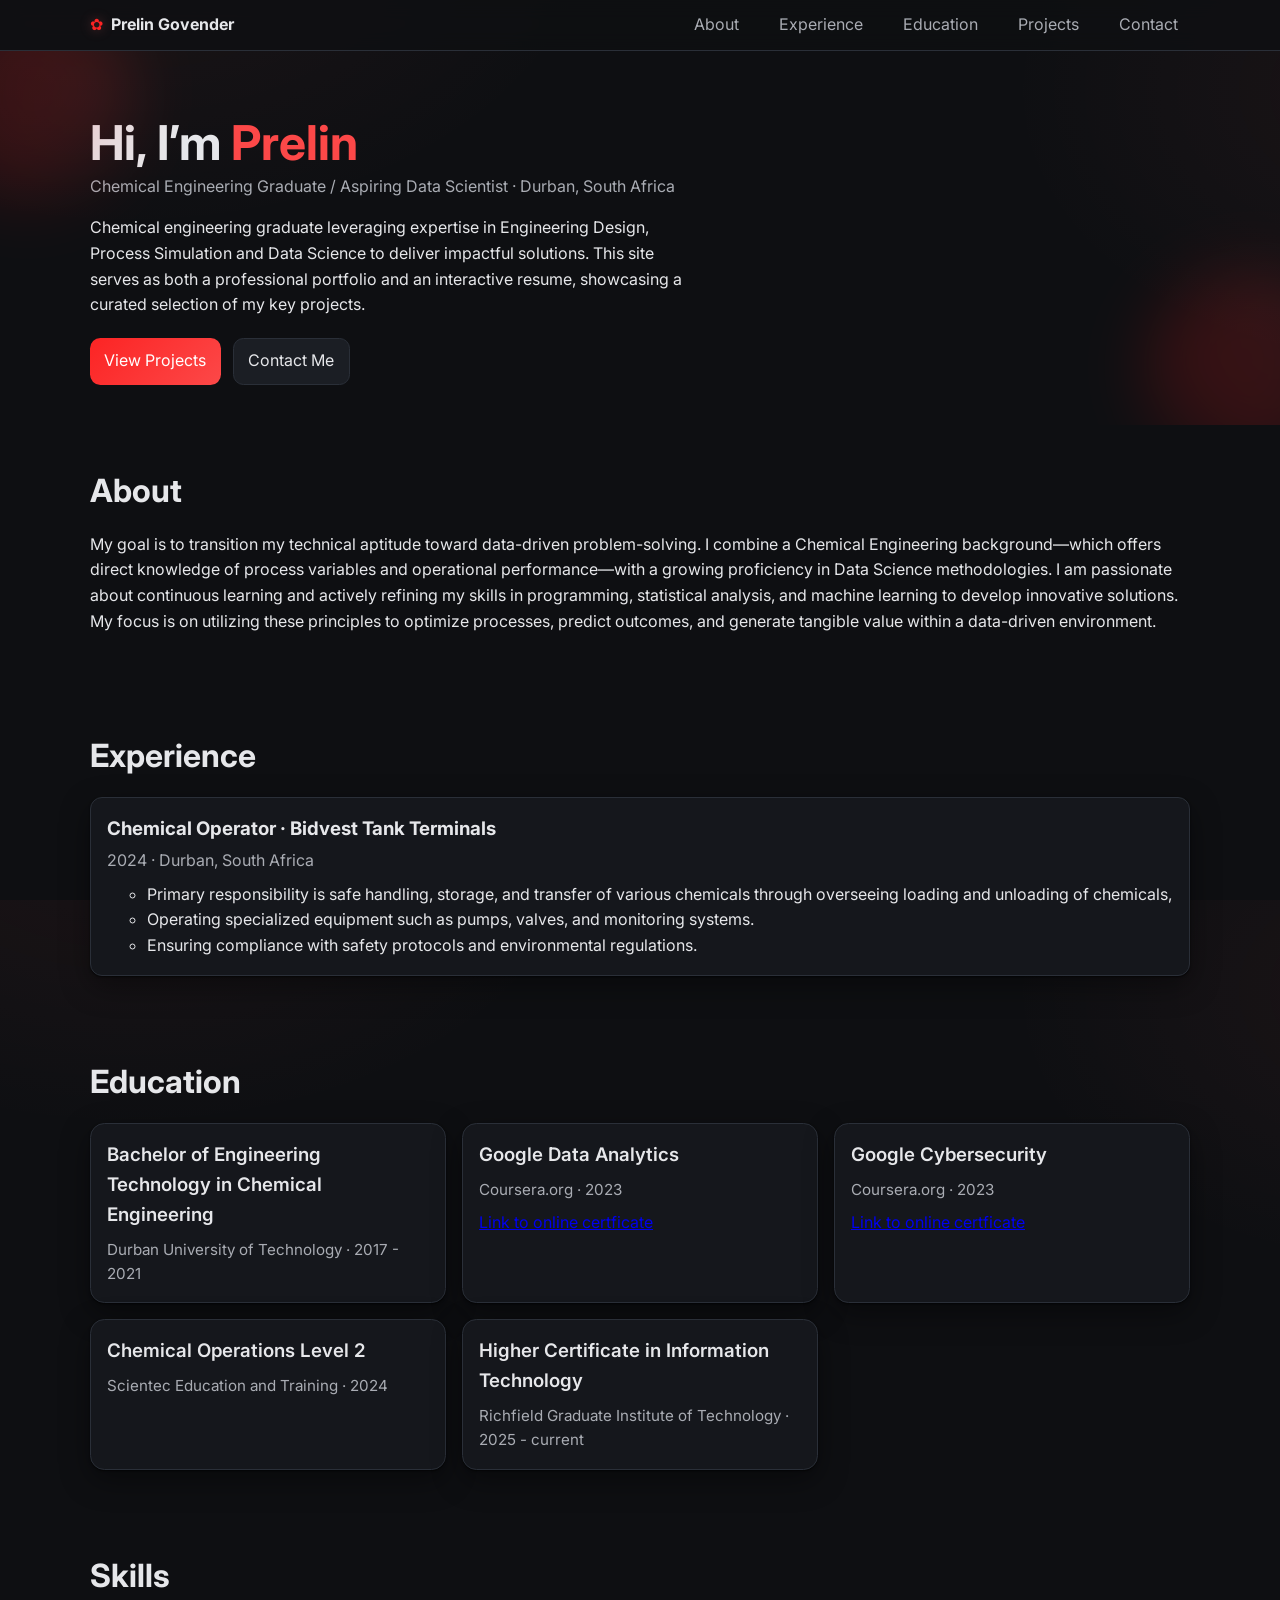
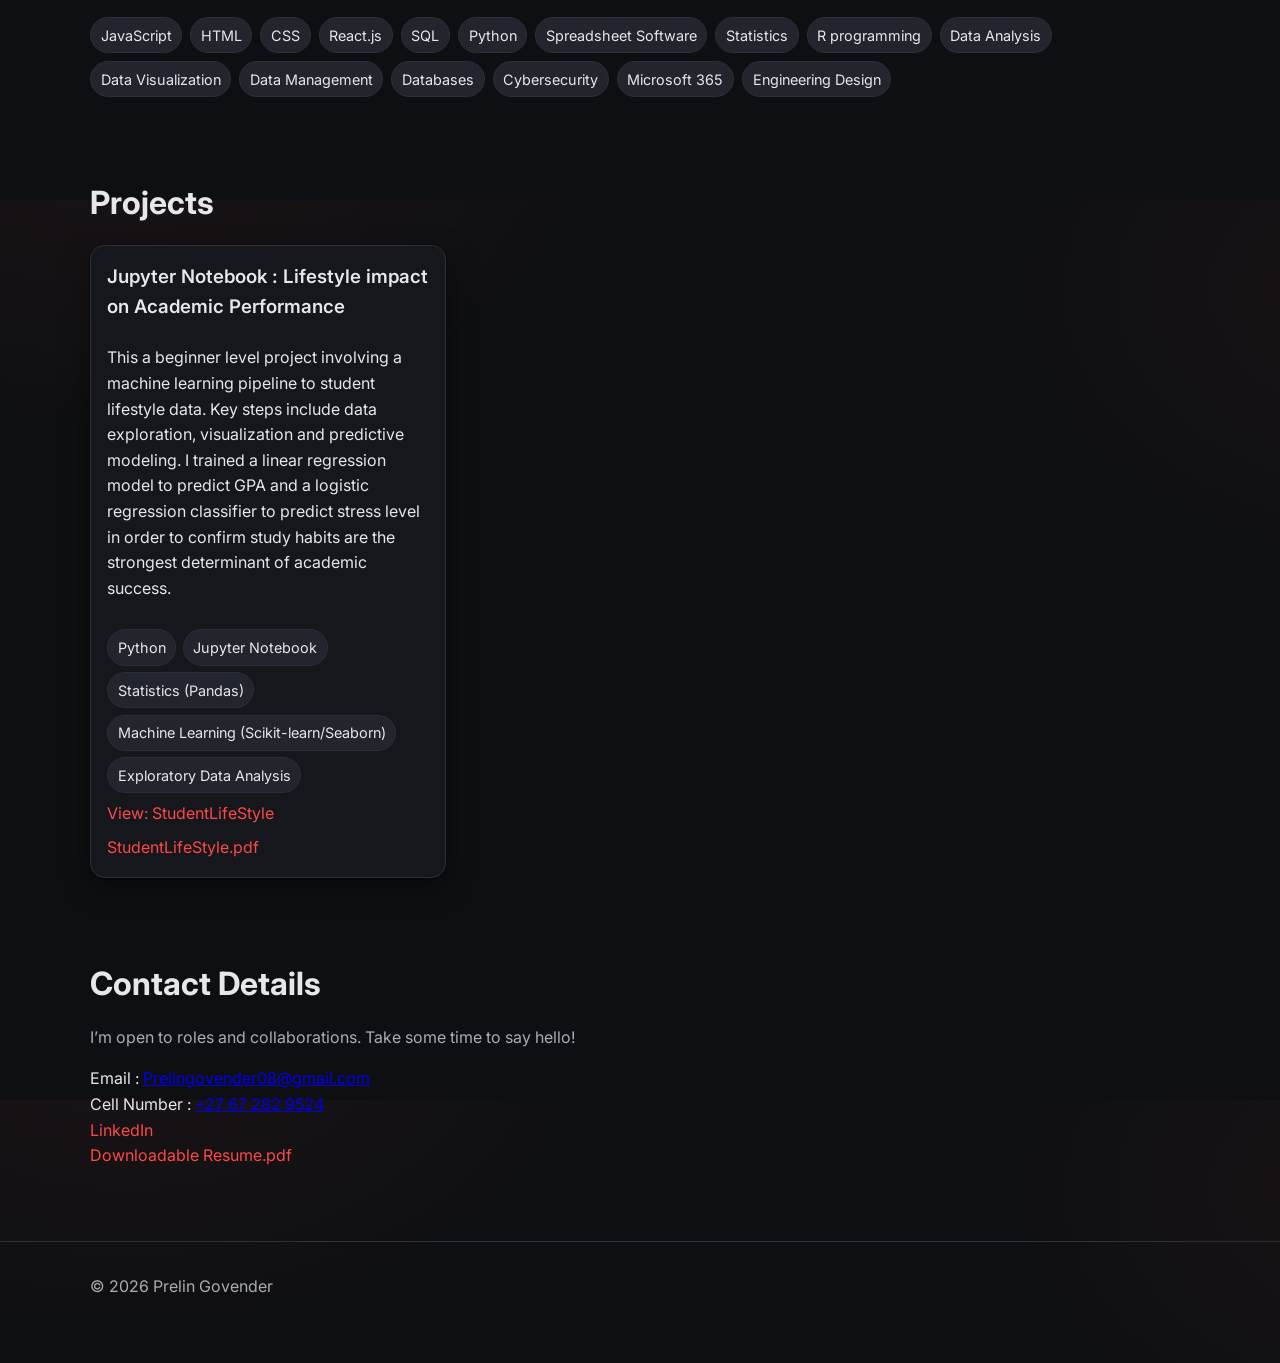
<file: index.html>
<!doctype html>
<html lang="en">
  <head>
    <meta charset="utf-8" />
    <meta name="viewport" content="width=device-width, initial-scale=1" />
    <meta name="color-scheme" content="dark light" />
    <title>Portfolio | Resume</title>
    <link rel="preconnect" href="https://fonts.googleapis.com" />
    <link rel="preconnect" href="https://fonts.gstatic.com" crossorigin />
    <link href="https://fonts.googleapis.com/css2?family=Inter:wght@300;400;500;600;700;800;900&display=swap" rel="stylesheet" />
    <link rel="stylesheet" href="styles/style.css" />
    <link rel="icon" type="image/png" href="resources/logo.png" />
  </head>
  <body>
    <a class="skip-link" href="#main">Skip to content</a>

    <header class="site-header" role="banner">
      <div class="container">
        <div class="brand">
          <span class="brand__mark" aria-hidden="true">✿</span>
          <a href="#" class="brand__name">Prelin Govender</a>
        </div>
        <nav class="nav" aria-label="Primary">
          <button class="nav__toggle" aria-expanded="false" aria-controls="navMenu">Menu</button>
          <ul id="navMenu" class="nav__list" aria-expanded="false">
            <li><a href="#about">About</a></li>
            <li><a href="#experience">Experience</a></li>
            <li><a href="#education">Education</a></li>
            <li><a href="#projects">Projects</a></li>
            <li><a href="#contact">Contact</a></li>
          </ul>
        </nav>
      </div>
    </header>

    <main id="main" class="site-main" tabindex="-1">
      <section class="hero" id="hero" aria-label="Introduction">
        <div class="container">
          <div class="hero__content">
            <h1>Hi, I’m <span class="accent">Prelin</span></h1>
            <p class="subtitle">Chemical Engineering Graduate / Aspiring Data Scientist · Durban, South Africa</p>
            <p class="summary">Chemical engineering graduate leveraging expertise in Engineering Design, Process Simulation and Data Science 
              to deliver impactful solutions. This site serves as both a professional portfolio and an interactive resume, showcasing a curated 
              selection of my key projects.
            </p>
            <div class="hero__cta">
              <a class="btn primary" href="#projects">View Projects</a>
              <a class="btn" href="#contact">Contact Me</a>
            </div>
          </div>
        </div>
      </section>

      <section id="about" class="section about">
        <div class="container">
          <h2>About</h2>
          <p>
            My goal is to transition my technical aptitude toward data-driven problem-solving. I combine a Chemical Engineering background—which 
            offers direct knowledge of process variables and operational performance—with a growing proficiency in Data Science methodologies.
            I am passionate about continuous learning and actively refining my skills in programming, statistical analysis, and machine learning 
            to develop innovative solutions. My focus is on utilizing these principles to optimize processes, predict outcomes, and generate tangible 
            value within a data-driven environment.
          </p>
        </div>
      </section>

      <section id="experience" class="section experience">
        <div class="container">
          <h2>Experience</h2>
          <ul class="timeline" id="experience-list">
                        <li class="timeline__item">
              <div class="timeline__meta">
                <h3>Chemical Operator · Bidvest Tank Terminals</h3>
                <p class="muted">2024 · Durban, South Africa</p>
              </div>
              <div class="timeline__body">
                <ul>
                  <li>Primary responsibility is safe handling, storage, and transfer of various chemicals through overseeing loading and unloading of 
                    chemicals,</li>
                  <li>Operating specialized equipment such as pumps, valves, and monitoring systems.</li>
                  <li>Ensuring compliance with safety protocols and environmental regulations.</li>
                </ul>
              </div>
            </li>
          </ul>
        </div>
      </section>

      <section id="education" class="section education">
        <div class="container">
          <div class="section__header">
            <h2>Education</h2>
          </div>
          <ul class="cards" id="education-list">
            <li class="card">
              <h3 class="card__title">Bachelor of Engineering Technology in Chemical Engineering</h3>
              <div class="card__meta">Durban University of Technology · 2017 - 2021</div>
            </li>
            <li class="card">
              <h3 class="card__title">Google Data Analytics</h3>
              <div class="card__meta">Coursera.org · 2023</div>
              <a href = "https://coursera.org/share/3fff1cadf4244ac0c84a79e28ade440d" target = "_blank">Link to online certficate</a>
            </li>
            <li class="card">
              <h3 class="card__title">Google Cybersecurity</h3>
              <div class="card__meta">Coursera.org · 2023</div>
              <a href = "https://coursera.org/share/6d0e8db7464a2d89652a6affb3ff6e20" target = "_blank">Link to online certficate</a>
            </li>
            <li class="card">
              <h3 class="card__title">Chemical Operations Level 2</h3>
              <div class="card__meta">Scientec Education and Training · 2024</div>
            </li>
            <li class="card">
              <h3 class="card__title">Higher Certificate in Information Technology</h3>
              <div class="card__meta">Richfield Graduate Institute of Technology · 2025 - current</div>
            </li>
          </ul>
                  </div>
      </section>

      <section id="skills" class="section skills">
        <div class="container">
          <h2>Skills</h2>
          <ul class="chipset">
            <li class="chip">JavaScript</li>
            <li class="chip">HTML</li>
            <li class="chip">CSS</li>
            <li class="chip">React.js</li>
            <li class="chip">SQL</li>
            <li class="chip">Python</li>
            <li class="chip">Spreadsheet Software</li>
            <li class="chip">Statistics</li>
            <li class="chip">R programming</li>
            <li class="chip">Data Analysis</li>
            <li class="chip">Data Visualization</li>
            <li class="chip">Data Management</li>
            <li class="chip">Databases</li>
            <li class="chip">Cybersecurity</li>
            <li class="chip">Microsoft 365</li>
            <li class="chip">Engineering Design</li>
            

          </ul>
        </div>
      </section>

      <section id="projects" class="section projects">
        <div class="container">
          <div class="section__header">
            <h2>Projects</h2>
          </div>
          <div class="grid" id="projects-grid">
            <article class="card">
              <h3 class="card__title">Jupyter Notebook : Lifestyle impact on Academic Performance</h3>
              <p>This a beginner level project involving a machine learning pipeline to student lifestyle data. Key steps include data exploration, visualization and predictive modeling. 
                I trained a linear regression model to predict GPA and a logistic regression classifier to predict stress level in order to confirm study habits are the strongest determinant of academic 
                success.</p>
              <div class="card__tags">
                <span class="chip">Python</span>
                <span class="chip">Jupyter Notebook</span>
                <span class="chip">Statistics (Pandas)</span>
                <span class="chip">Machine Learning (Scikit-learn/Seaborn)</span>
                <span class="chip">Exploratory Data Analysis</span>
              </div>
              <div><a class="link" href="pages/StudentLifestyle.html" target="_blank" rel="noopener">View: StudentLifeStyle</a></div>
              <div><a class="link" href="resources/PG.StudentLifestyle.pdf" target="_blank" rel="noopener">StudentLifeStyle.pdf</a></div>
            </article>
          </div>
                  </div>
      </section>

      <section id="contact" class="section contact">
        <div class="container">
          <h2>Contact Details</h2>
          <p class="muted">I’m open to roles and collaborations. Take some time to say hello!</p>
          <ul class="contact-list">
            <li>Email : <a href="mailto:prelingovender08@gmail.com">Prelingovender08@gmail.com</a></li>
            <li>Cell Number : <a href="tel:+27672829524">+27 67 282 9524</a></li>
            <li><a href="https://www.linkedin.com/in/prelin-govender-8572bbb1" target="_blank" rel="noopener" class="link">LinkedIn</a></li>
            <li><a class="link" href="resources/pgcv2025.4.pdf" target="_blank" rel="noopener">Downloadable Resume.pdf</a></li>
          </ul>
        </div>
      </section>
    </main>

    <footer class="site-footer">
      <div class="container">
        <p class="muted">© <span id="year"></span> Prelin Govender</p>
      </div>
    </footer>

    <script src="scripts/script.js" defer></script>
  </body>
</html>
</file>
<file: styles/style.css>
/* Simplified theme keeping the same general look */
:root {
  --bg: #0e0f12;
  --surface: #15171c;
  --surface-2: #1b1e24;
  --text: #e6e7ea;
  --muted: #a9acb3;
  --accent: #fc2424;
  --accent-2: #fc4848;
  --border: #2a2f38;
  --chip: #22252d;
  --warning: #f1c40f;
  --shadow: 0 10px 30px rgba(0, 0, 0, 0.4), 0 1px 2px rgba(0, 0, 0, 0.6);
}

* { box-sizing: border-box; }
html, body { height: 100%; }
html { scroll-behavior: smooth; }

body {
  margin: 0;
  font-family: 'Inter', system-ui, -apple-system, Segoe UI, Roboto, Ubuntu, Cantarell, Noto Sans, Helvetica, Arial, 'Apple Color Emoji', 'Segoe UI Emoji';
  background:
    radial-gradient(1200px 800px at 10% -10%, rgba(255, 100, 100, 0.06), transparent 40%),
    radial-gradient(1000px 700px at 110% 10%, rgba(255, 100, 100, 0.05), transparent 40%),
    var(--bg);
  color: var(--text);
  line-height: 1.6;
}

img { max-width: 100%; display: block; }

.container { width: min(1100px, 92%); margin: 0 auto; }

.skip-link {
  position: absolute; left: -999px; top: auto; width: 1px; height: 1px; overflow: hidden;
}
.skip-link:focus {
  left: 1rem; top: 1rem; width: auto; height: auto; background: var(--surface);
  color: var(--text); padding: .5rem .75rem; border-radius: .5rem; box-shadow: var(--shadow);
}

/* Header */
.site-header {
  position: sticky; top: 0; z-index: 1000;
  backdrop-filter: saturate(150%) blur(10px);
  background: rgba(14, 15, 18, 0.8);
  border-bottom: 1px solid var(--border);
}
.site-header .container { display: flex; align-items: center; justify-content: space-between; padding: .75rem 0; }
.brand { display: flex; align-items: center; gap: .5rem; font-weight: 700; }
.brand__name { color: var(--text); text-decoration: none; }
.brand__mark { color: var(--accent); filter: drop-shadow(0 0 6px rgba(255,100,100,.35)); }

.nav__toggle { display: none; }
.nav__list { display: flex; gap: 1rem; list-style: none; margin: 0; padding: 0; }
.nav__list a { color: var(--muted); text-decoration: none; padding: .5rem .75rem; border-radius: .5rem; }
.nav__list a:hover, .nav__list a:focus { background: var(--surface-2); color: var(--text); }

@media (max-width: 760px) {
  .nav__toggle { display: inline-flex; align-items: center; gap: .5rem; background: var(--surface-2); color: var(--text); border: 1px solid var(--border); border-radius: .5rem; padding: .5rem .75rem; }
  .nav__list { position: absolute; right: 4%; top: 56px; flex-direction: column; background: var(--surface); border: 1px solid var(--border); border-radius: .75rem; padding: .5rem; display: none; width: 240px; box-shadow: var(--shadow); }
  .nav__list[aria-expanded="true"] { display: flex; }
}

/* Hero */
.hero { position: relative; padding: 4rem 0 2.5rem; overflow: hidden; }
.hero__content h1 { font-size: clamp(1.8rem, 2vw + 1.6rem, 3rem); line-height: 1.15; margin: 0; }
.subtitle { margin: .25rem 0 1rem; color: var(--muted); }
.summary { color: var(--text); max-width: 60ch; }
.hero__cta { margin-top: 1.25rem; display: flex; gap: .75rem; flex-wrap: wrap; }

/* Decorative red accents */
.hero::before,
.hero::after {
  content: ""; position: absolute; width: 220px; height: 220px;
  background:
    radial-gradient(circle at 30% 30%, var(--accent), transparent 60%),
    radial-gradient(circle at 70% 30%, var(--accent-2), transparent 60%),
    radial-gradient(circle at 50% 70%, var(--accent), transparent 60%);
  filter: blur(32px) saturate(120%);
  opacity: .18; border-radius: 50%;
}
.hero::before { left: -80px; top: -60px; transform: rotate(25deg); }
.hero::after { right: -80px; bottom: -60px; transform: rotate(-25deg); }

/* Sections */
.section { padding: 2.5rem 0; }
.section h2 { font-size: clamp(1.4rem, 1vw + 1.2rem, 2rem); margin: 0 0 1rem; }
.section__header { display: flex; align-items: baseline; justify-content: space-between; gap: 1rem; flex-wrap: wrap; }
.section__actions { margin-top: 1rem; }

/* Buttons */
.btn { background: var(--surface-2); color: var(--text); border: 1px solid var(--border); padding: .6rem .9rem; border-radius: .65rem; text-decoration: none; display: inline-flex; align-items: center; gap: .5rem; cursor: pointer; }
.btn:hover { background: #1e222a; }
.btn.primary { background: linear-gradient(135deg, var(--accent), var(--accent-2)); border: none; color: #fff; }
.btn.outline { background: transparent; border: 1px solid var(--border); }

/* Timeline */
.timeline { list-style: none; margin: 0; padding: 0; display: grid; gap: 1rem; }
.timeline__item { background: var(--surface); border: 1px solid var(--border); border-radius: .75rem; padding: 1rem; box-shadow: var(--shadow); }
.timeline__meta h3 { margin: 0 0 .25rem; }
.timeline__meta .muted { color: var(--muted); margin: 0 0 .5rem; }

/* Cards / Grid */
.cards, .grid { display: grid; grid-template-columns: repeat(auto-fill, minmax(320px, 1fr)); gap: 1rem; }
.cards { list-style: none; margin: 0; padding: 0; }
.card { background: var(--surface); border: 1px solid var(--border); border-radius: .9rem; padding: 1rem; box-shadow: var(--shadow); display: flex; flex-direction: column; gap: .5rem; }
.card .card__title { margin: 0; font-weight: 600; }
.card .card__meta { color: var(--muted); font-size: .95rem; }
.card .card__tags { margin-top: .25rem; display: flex; flex-wrap: wrap; gap: .4rem; }

/* Chips */
.chipset { list-style: none; margin: 0; padding: 0; display: flex; flex-wrap: wrap; gap: .5rem; }
.chip { background: var(--chip); color: var(--text); border: 1px solid var(--border); padding: .35rem .6rem; border-radius: 999px; font-size: .9rem; }

/* Contact */
.contact-list { list-style: none; margin: 0; padding: 0; gap: .75rem; }
.link { color: var(--accent-2); text-decoration: none; }
.link:hover { text-decoration: underline; }

/* Footer */
.site-footer { border-top: 1px solid var(--border); padding: 1rem 0 3rem; margin-top: 2rem; }
.muted { color: var(--muted); }
.accent { color: var(--accent-2); }

/* NoScript message */
.noscript { background: var(--warning); color: #1a1a1a; padding: .75rem; border-radius: .5rem; margin: 1rem auto; }
</file>
